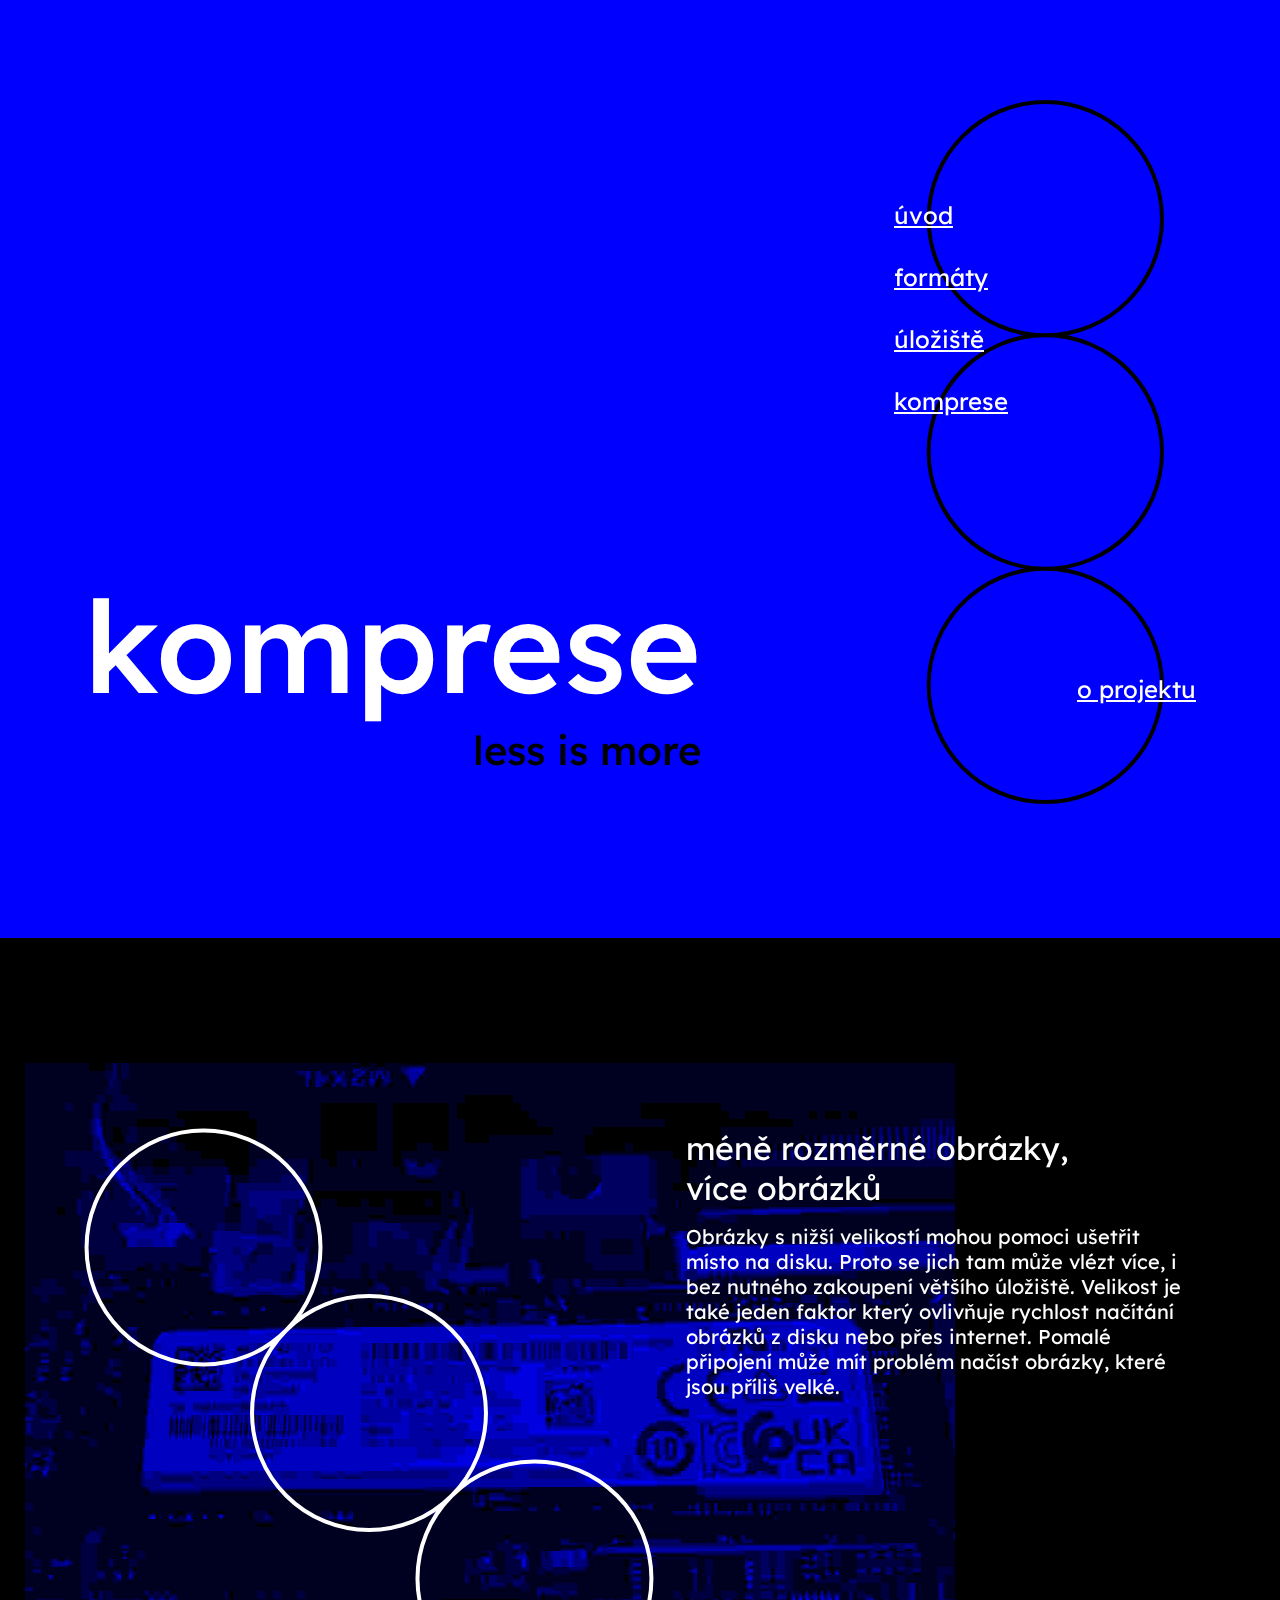
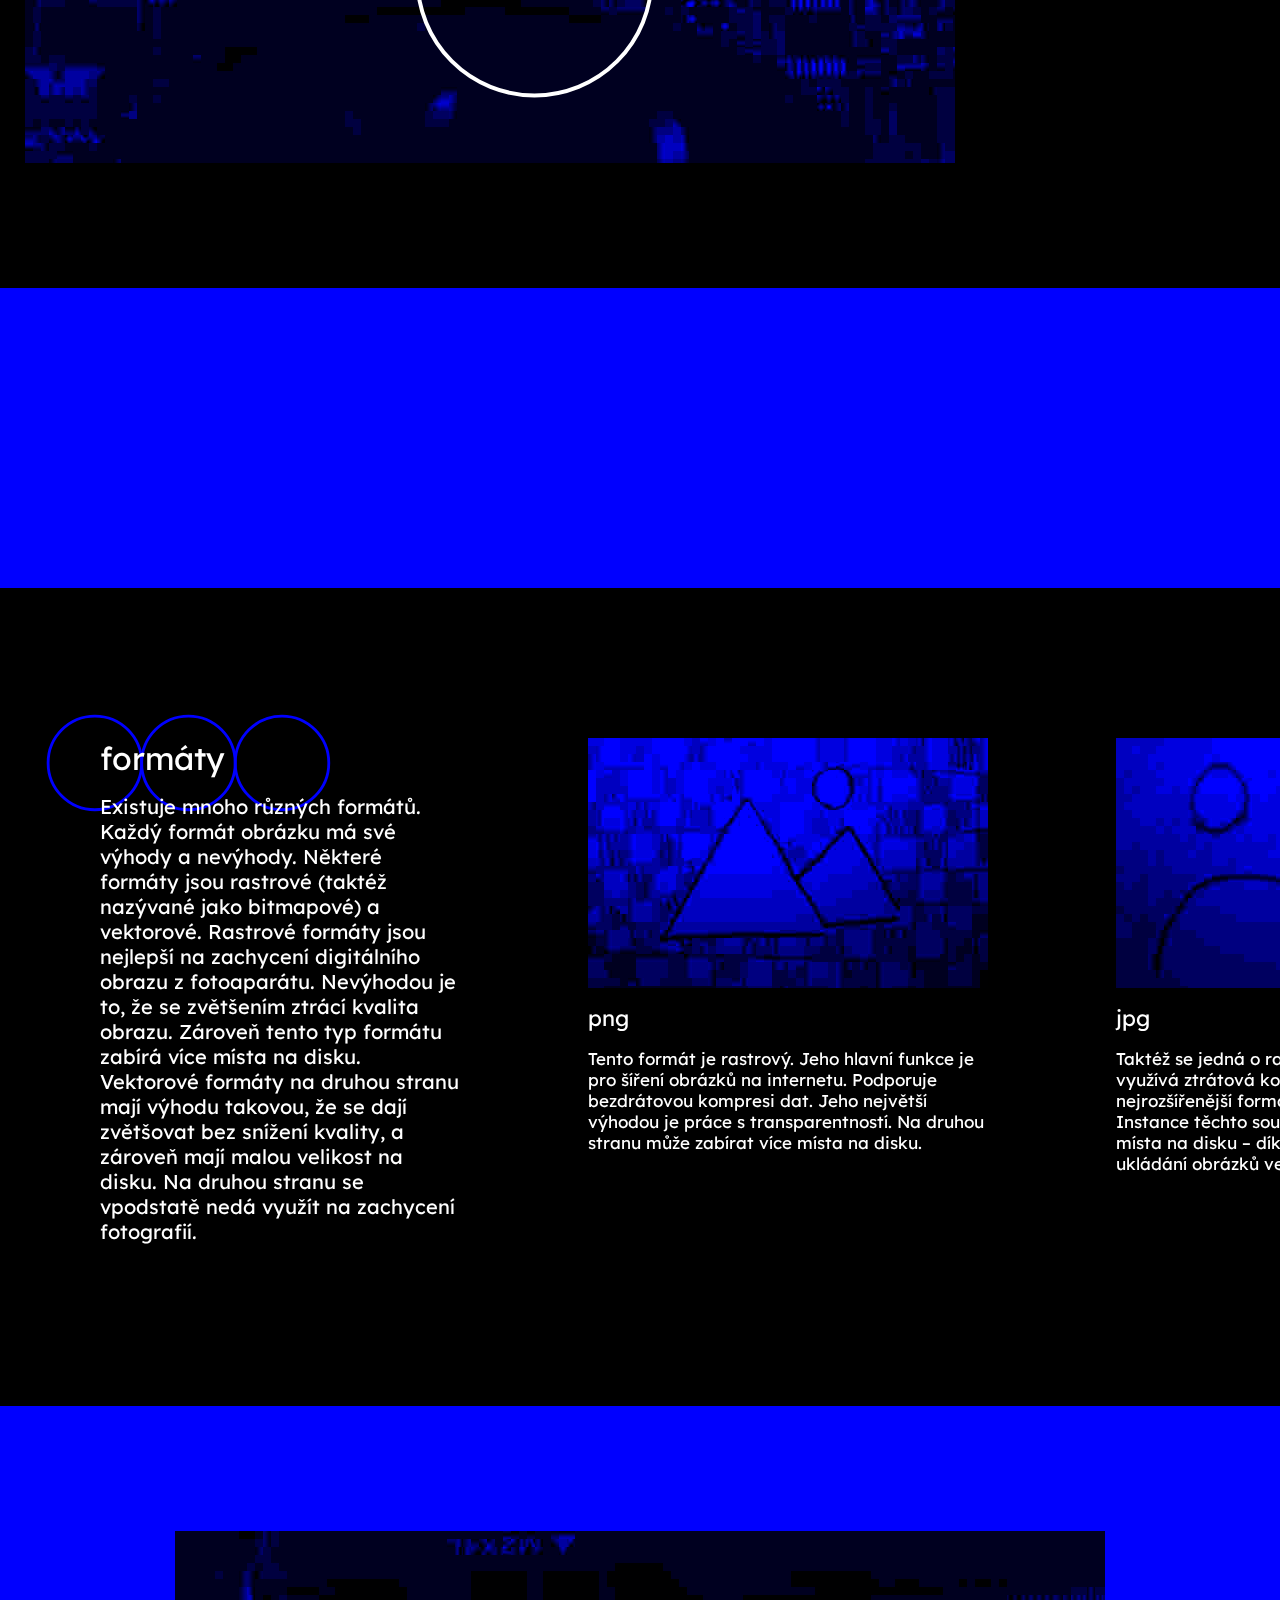
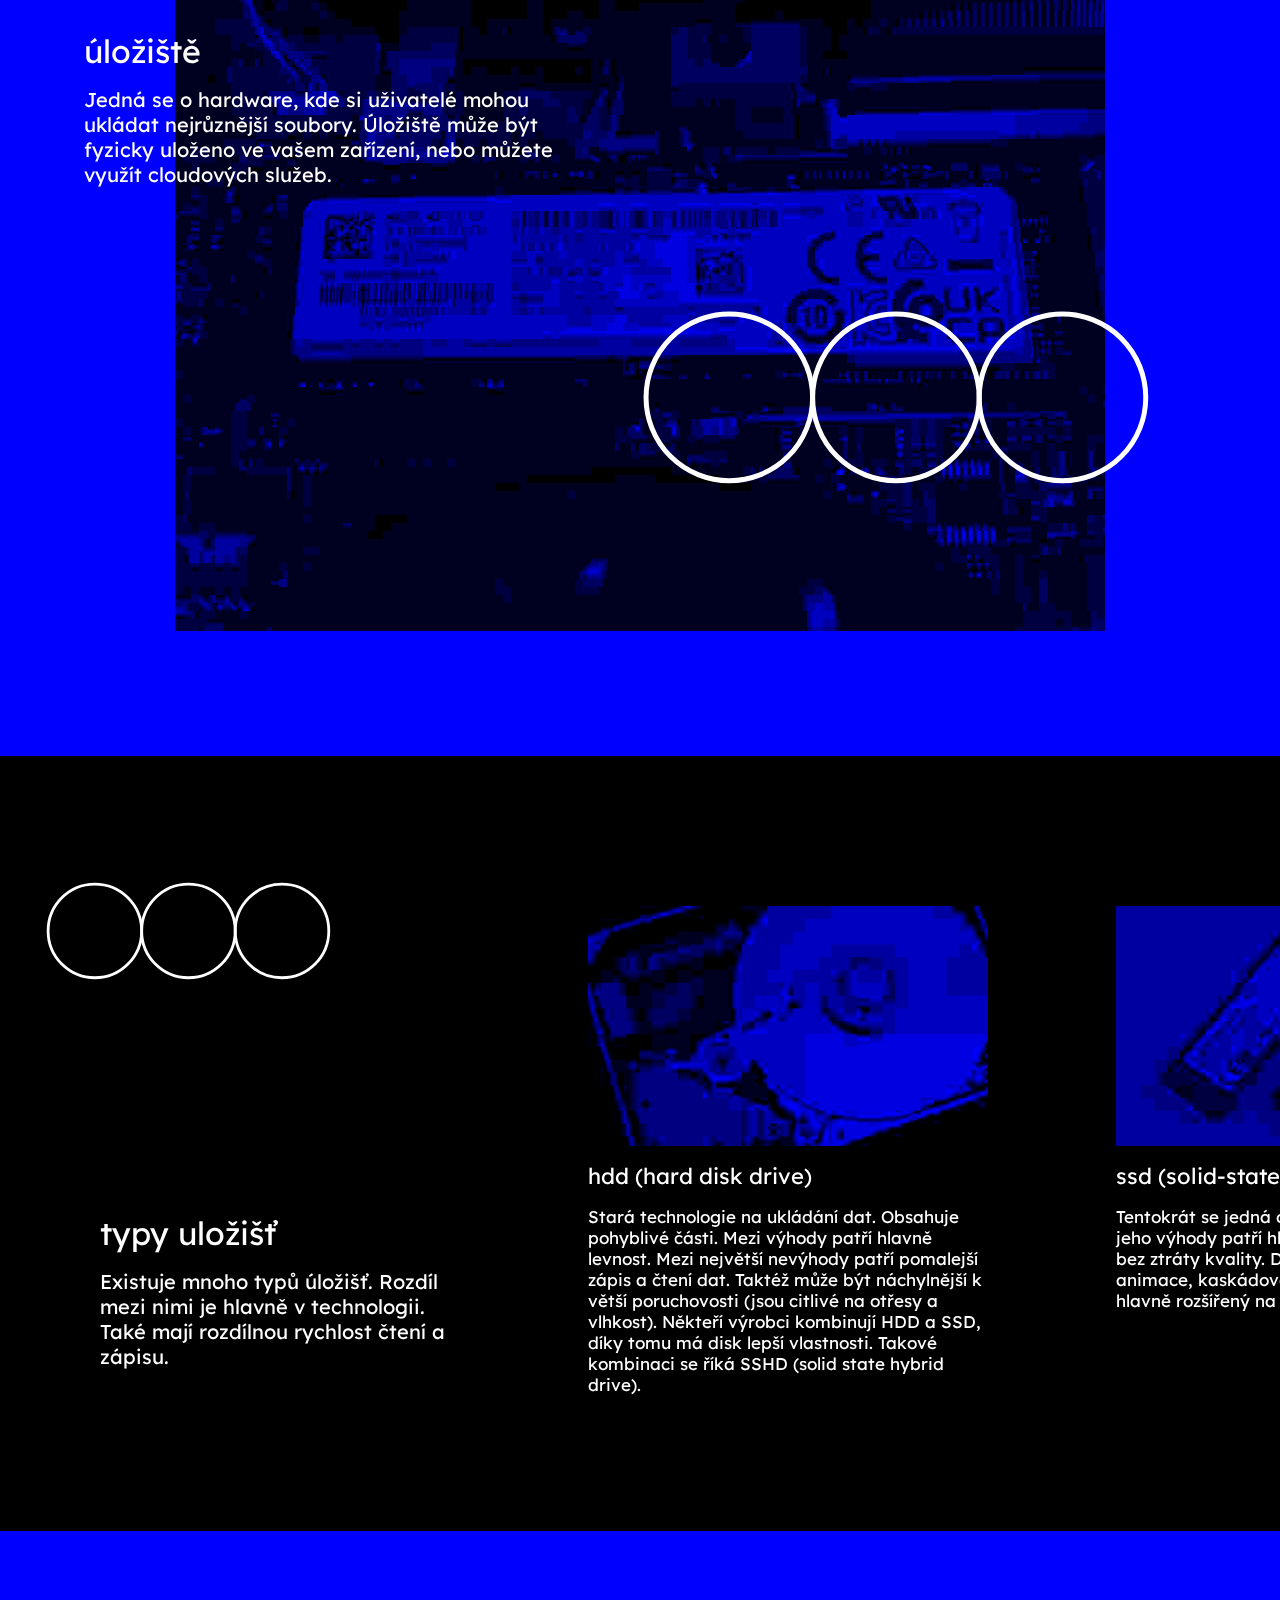
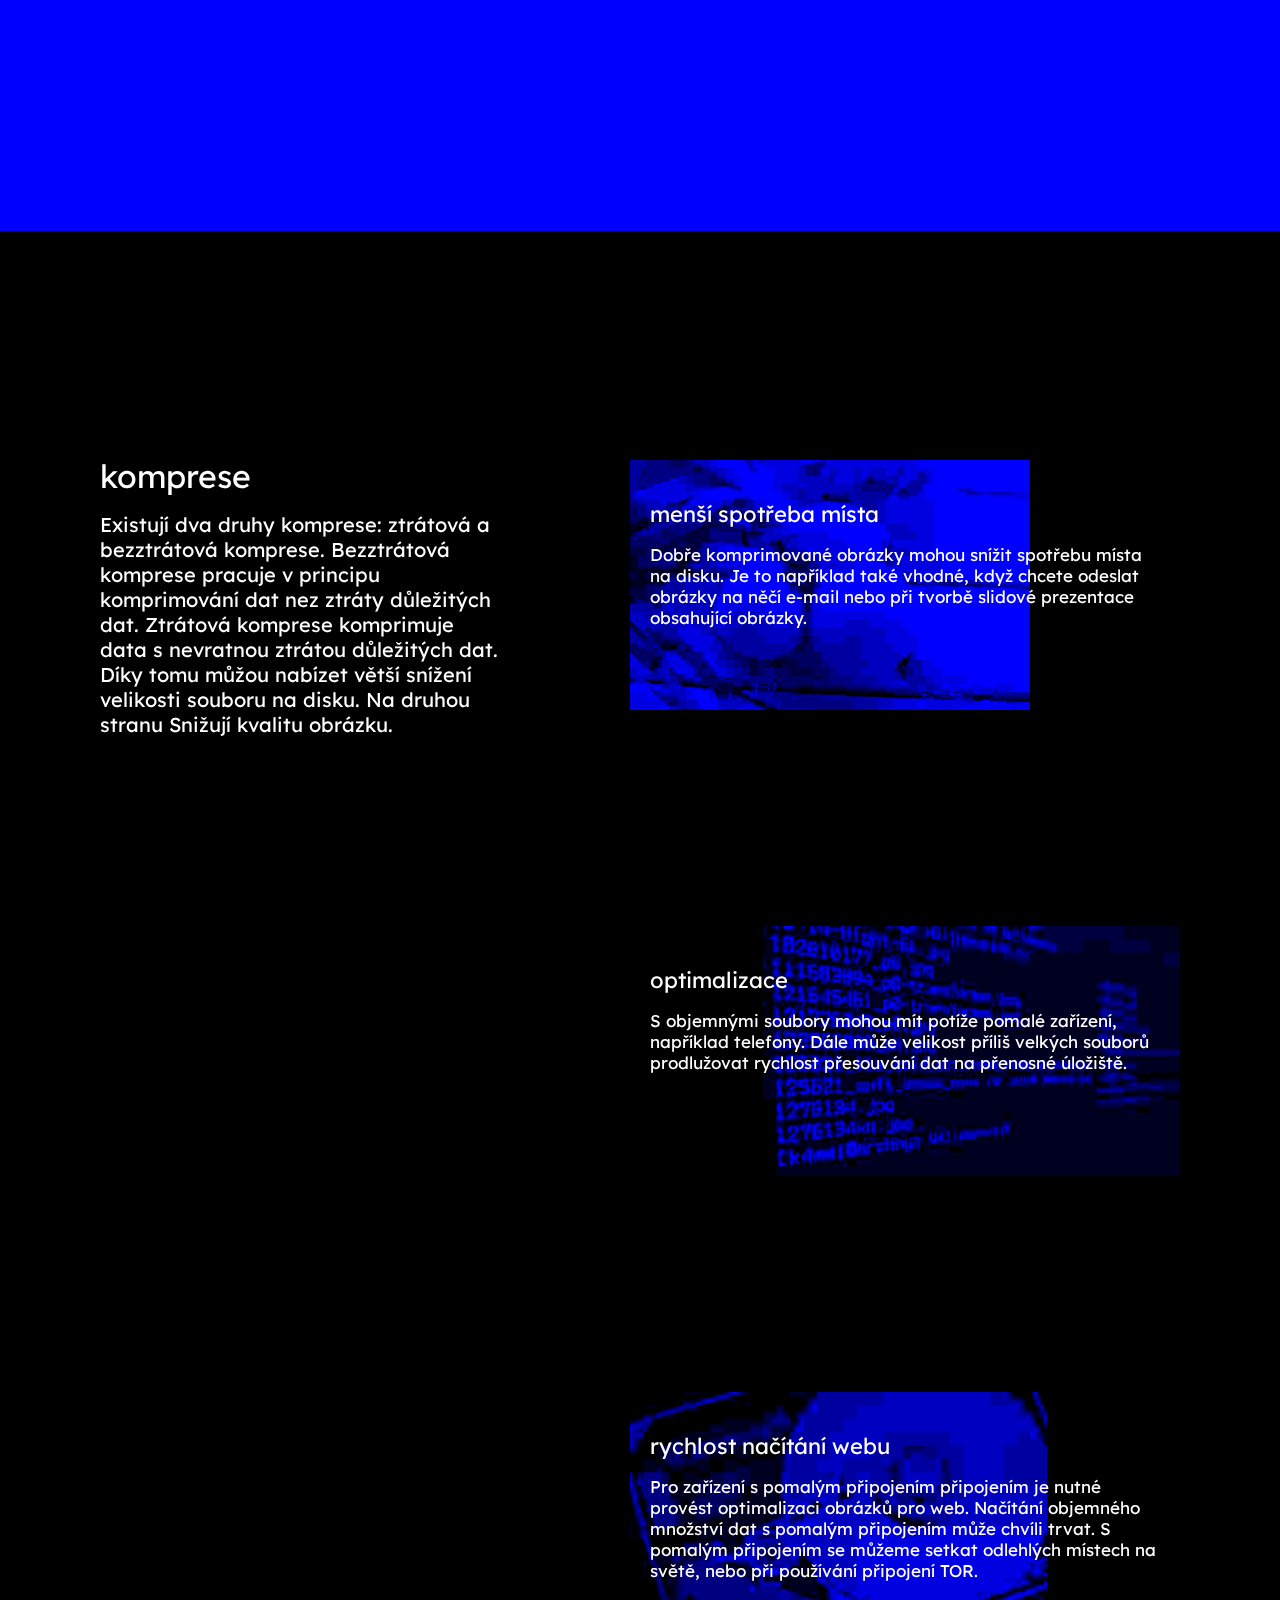
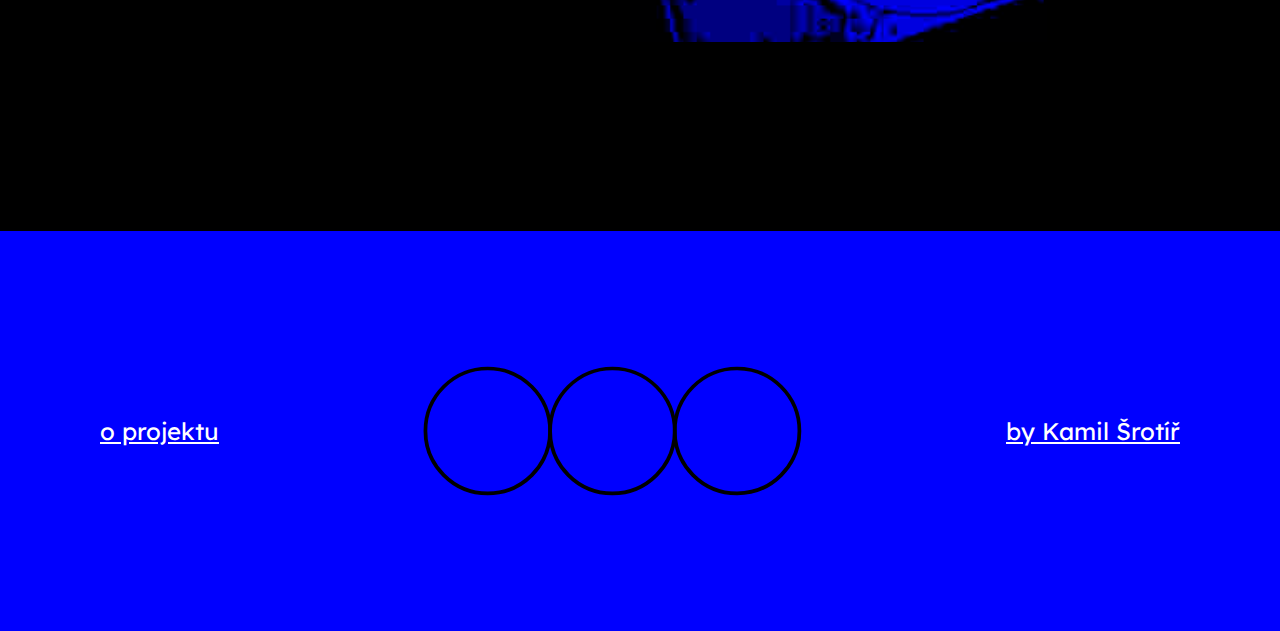
<file: index.html>
<!DOCTYPE html>
<html lang="cs">
<head>
    <meta charset="UTF-8">
    <meta name="viewport" content="width=device-width, initial-scale=1.0">
    <title>komprese | less is more</title>
    <link rel="stylesheet" href="./styles/styles.css">
    <link rel="shortcut icon" href="./images/favicons/favicon.svg" type="image/x-icon">
</head>
<body>

    <div class="container main">
        
            <div id="main" class="container-center">

                <div class="sub-container">

                    <div class="nav-full">
                        
                        <div class="navs">
    
                            <nav class="nav-local">
                                <ul>
                                    <li>
                                        <a href="#introduction">úvod</a>
                                    </li>
                                    <li>
                                        <a href="#formats">formáty</a>
                                    </li>
                                    <li>
                                        <a href="#storage">úložiště</a>
                                    </li>
                                    <li>
                                        <a href="#compress">komprese</a>
                                    </li>
                                </ul>
                            </nav>
                        
                            <nav class="nav-out">
                                <ul>
                                    <li>
                                        <a href="./o-projektu/">o projektu</a>
                                    </li>
                                </ul>
                            </nav>
                        </div>
                    
                        <div class="nav-graphics">
                            <img src="./images/design-elements/three-circles-black-2.svg" alt="Tři kruhy">
                        </div>
                        
                    </div>
    
                    <div class="title">
                        
                        <h1>komprese</h1>
                        
                        <span class="h1-span">less is more</span>
                        
                    </div>

                </div>
            
        </div>

    </div>
    
    <div id="introduction" class="container introduction">
        <div class="container-center">

            <div class="sub-container"> 

                <div class="main-layer">

                    <div>

                        <article>
                
                            <h2>
                                méně rozměrné obrázky,<br> více obrázků
                            </h2>
                            <p>
                                Obrázky s nižší velikostí mohou pomoci ušetřit místo na disku. Proto se jich tam může vlézt více, i bez nutného zakoupení většího úložiště. Velikost je také jeden faktor který ovlivňuje rychlost načítání obrázků z disku nebo přes internet. Pomalé připojení může mít problém načíst obrázky, které jsou příliš velké.
                            </p>
                            
                        </article>
        
                        <img class="desktop" src="./images/design-elements/three-circles-white-2.svg" alt="Abstraktní grafický elemet, konkrétně tři bílé kruhy" width="600px">
                        <img class="mobile" src="./images/design-elements/three-circles-white.svg" alt="Abstraktní grafický elemet, konkrétně tři bílé kruhy" width="600px">

                    </div>

                </div>
    
                <div class="background-layer">
                    
                    <div class="image-frame image-frame-blue image-frame-trim">
                        <img src="./images/pictures/ssd-2.jpg" alt="">
                    </div>

                    <div class="free-space"></div>
                    
                </div>

            </div>
            
        </div>    
    </div>
    
    <a href="./less-is-more/">

        <div class="less-is-more less-is-more-first">
        
                <div class="less-is-more-content">
        
                    <span>less</span>
            
                        <div class="rotation">
                            <span>&gt</span>
                        </div>
            
                        <span>more</span>
            
                    </div>
        
            </div>
    </a>

    <div id="formats" class="container formats">

        <div class="long-graphics">
            <img src="./images/design-elements/three-circles-blue.svg" alt="Abstraktní grafický element">
        </div>

        <div class="container-long">

            <div class="container-long-content">

                <article>
                    <h2>formáty</h2>
                    <p>Existuje mnoho různých formátů. Každý formát obrázku má své výhody a nevýhody. Některé formáty jsou rastrové (taktéž nazývané jako bitmapové) a vektorové. Rastrové formáty jsou nejlepší na zachycení digitálního obrazu z fotoaparátu. Nevýhodou je to, že se zvětšením ztrácí kvalita obrazu. Zároveň tento typ formátu zabírá více místa na disku. Vektorové formáty na druhou stranu mají výhodu takovou, že se dají zvětšovat bez snížení kvality, a zároveň mají malou velikost na disku. Na druhou stranu se vpodstatě nedá využít na zachycení fotografií.</p>
                </article>

                <div class="articles">

                    <article>
                        <div class="image-frame image-frame-blue">
                            <img src="./images/pictures/png.jpg" alt="PNG">
                        </div>
                        <h3>png</h3>
                        <p class="p-small">Tento formát je rastrový. Jeho hlavní funkce je pro šíření obrázků na internetu. Podporuje bezdrátovou kompresi dat. Jeho největší výhodou je práce s transparentností. Na druhou stranu může zabírat více místa na disku.</p>
                    </article>
                    
                    <article>
                        <div class="image-frame image-frame-blue">
                            <img src="./images/pictures/jpg.jpg" alt="JPG">
                        </div>
                        <h3>jpg</h3>
                        <p class="p-small">Taktéž se jedná o rastrový formát . Zde se využívá ztrátová komprese dat. Je to nejrozšířenější formát na ukládání fotek. Instance těchto souborů obvykle zabírají méně místa na disku –  díky tomu jsou vhodné na ukládání obrázků ve vysokém rozlišení.</p>
                    </article>

                    <article>
                        <div class="image-frame image-frame-blue">
                            <img src="./images/pictures/svg.jpg" alt="SVG">
                        </div>
                        <h3>svg</h3>
                        <p class="p-small">Tentokrát se jedná o vektorový formát. Mezi jeho výhody patří hlavně zvětšování velikosti bez ztráty kvality. Dále formát podporuje animace, kaskádové styly a skriptování. Je hlavně rozšířený na internetových webech.</p>
                    </article>

                    <article>
                        <div class="image-frame image-frame-blue">
                            <img src="./images/pictures/gif.jpg" alt="GIF">
                        </div>
                        <h3>gif</h3>
                        <p class="p-small">Jedná se o rastrový formát. Podporuje bezztrátovou kompresi dat.  Je známý pro svou funkci animace. Mezi nevýhody patří omezená velikost barevné palety.</p>
                    </article>

                    <article>
                        <div class="image-frame image-frame-blue">
                            <img src="./images/pictures/webp.jpg" alt="WEBP">
                        </div>
                        <h3>webp</h3>
                        <p class="p-small">Jedná se o více multifunkční rastrový formát od společnosti Google. Podporuje ztrátovou a bezztrátovou kompresi. Mezi jeho výhody patří podpora animací,  transparentnost. Nejčastěji se s ním můžeme setkat na webech.</p>
                    </article>

                    <article>
                        <div class="image-frame image-frame-blue">
                            <img src="./images/pictures/eps.jpg" alt="EPS">
                        </div>
                        <h3>eps</h3>
                        <p class="p-small">Tento formát je také vektorový. Stejně jako formát SVG se dá zvětšovat bez ztráty kvality. Tento soubor také podporuje skriptování. Nejvhodnější použití tohoto formátu je v tiskovém průmyslu.</p>
                    </article>

                </div>

            </div>

        </div>

    </div>

    <div id="storage" class="container storage">
        <div class="container-center">

            <div class="sub-container"> 

                <div class="main-layer">

                    <div>

                        <article>
                
                            <h2>
                                úložiště
                            </h2>
                            <p>
                                Jedná se o hardware, kde si uživatelé mohou ukládat nejrůznější soubory. Úložiště může být fyzicky uloženo ve vašem zařízení, nebo můžete využít cloudových služeb.
                            </p>
                            
                        </article>
                        
                        <div class="storage-image">
                            <img src="./images/design-elements/three-circles-white.svg" alt="Abstraktní grafický element" width="600px">
                        </div>

                    </div>

                </div>
    
                <div class="background-layer">
                    
                    <div class="image-frame image-frame-blue image-frame-trim">
                        <img src="./images/pictures/ssd-2.jpg" alt="">
                    </div>
                    
                </div>

            </div>
            
        </div>    
    </div>

    <div id="storage-types" class="container storage-types">
        <div class="long-graphics">
            <img src="./images/design-elements/three-circles-white.svg" alt="Abstraktní grafický element">
        </div>

        <div class="container-long">

            <div class="container-long-content">

                <article class="article-down">
                    <h2>typy uložišť</h2>
                    <p>Existuje mnoho typů úložišť. Rozdíl mezi nimi je hlavně v technologii. Také mají rozdílnou rychlost čtení a zápisu.</p>
                </article>

                <div class="articles">

                    <article>
                        <div class="image-frame image-frame-blue">
                            <img src="./images/pictures/hdd.jpg" alt="Pevný disk">
                        </div>
                        <h3>hdd (hard disk drive)</h3>
                        <p class="p-small">Stará technologie na ukládání dat. Obsahuje pohyblivé části. Mezi výhody patří hlavně levnost. Mezi největší nevýhody patří pomalejší zápis a čtení dat. Taktéž může být náchylnější k větší poruchovosti (jsou citlivé na otřesy a vlhkost). Někteří výrobci kombinují HDD a SSD, díky tomu má disk lepší vlastnosti. Takové kombinaci se říká SSHD (solid state hybrid drive).</p>
                    </article>
                    
                    <article>
                        <div class="image-frame image-frame-blue">
                            <img src="./images/pictures/ssd.jpg" alt="NVMe SSD">
                        </div>
                        <h3>ssd (solid-state drive)</h3>
                        <p class="p-small">Tentokrát se jedná o vektorový formát. Mezi jeho výhody patří hlavně zvětšování velikosti bez ztráty kvality. Dále formát podporuje animace, kaskádové styly a skriptování. Je hlavně rozšířený na internetových webech.</p>
                    </article>
                    
                    <article>
                        <div class="image-frame image-frame-blue">
                            <img src="images/pictures/flash.jpg" alt="USB flash disky">
                        </div>
                        <h3>flash paměť</h3>
                        <p class="p-small">Překrývá se technologicky s SSD. Existujú hlavní dva typy založené na logických obvodech, jmenují se NOR a NAND. Nejčastěji se můžete setkat s flash pamětí u SSD, USB flash disk, pamětových kartách nebo telefonech.</p>
                    </article>

                    <article>
                        <div class="image-frame image-frame-blue">
                            <img src="./images/pictures/cloud.jpg" alt="Mraky">
                        </div>
                        <h3>cloudové úložiště</h3>
                        <p class="p-small">Tady budeme rocho podvádět, cloudové úložiště není typ pamětǒvého hardwaru. Jedná se totiž o internetovou službu. Mezi nejpoužívanější služby tohoto typu patří Google Drive, Microsoft OneDrive, Dropbox nebo Proton Drive. Mezi nevýhody tohoto typu patří ohrožení ochrany soukromí. Na druhou stranu můžete k souborům na cloudu přistupovat z jakéhokoliv zařízení s internetem.</p>
                    </article>

                </div>

            </div>

        </div>

    </div>

    <a href="./less-is-more/">
        <div class="less-is-more"></div>
    </a>

    <div id="compress" class="container compress">

        <div class="container-center"> 

            <div class="compress-main-text">
    
                <article>
                    <h2>komprese</h2>
                    <p>Existují dva druhy komprese: ztrátová a bezztrátová komprese. Bezztrátová komprese pracuje v principu komprimování dat nez ztráty důležitých dat. Ztrátová komprese komprimuje data s nevratnou ztrátou důležitých dat. Díky tomu můžou nabízet větší snížení velikosti souboru na disku. Na druhou stranu Snižují kvalitu obrázku.</p>
                </article>
    
            </div>
    
            <div class="compress-side-texts">
    
                <div class="article-container">
                    <div class="article-background">
                        <div class="image-frame image-frame-blue">
                            <img src="./images/pictures/onion.jpg" alt="Onion">
                        </div>
                    </div>
                    <article>
                        <h3>menší spotřeba místa</h3>
                        <p class="p-small">Dobře komprimované obrázky mohou snížit spotřebu místa na disku. Je to například také vhodné, když chcete odeslat obrázky na něčí e-mail nebo při tvorbě slidové prezentace obsahující obrázky.</p>
                    </article>
                </div>
    
                <div class="article-container">
                    <div class="article-background right-background">
                        <div class="image-frame image-frame-blue">
                            <img src="./images/pictures/space.jpg" alt="Výpis souborů v adresáři">
                        </div>
                    </div>
                    <article>
                        <h3>optimalizace</h3>
                        <p class="p-small">S objemnými soubory mohou mít potíže pomalé zařízení, například telefony. Dále může velikost příliš velkých souborů prodlužovat rychlost přesouvání dat na přenosné úložiště.</p>
                    </article>
                </div>
    
                <div class="article-container">
                    <div class="article-background">
                        <div class="image-frame image-frame-blue">
                            <img src="./images/pictures/hdd.jpg" alt="Hard disk">
                        </div>
                    </div>
                    <article>
                        <h3>rychlost načítání webu</h3>
                        <p class="p-small">Pro zařízení s pomalým připojením připojením je nutné provést optimalizaci obrázků pro web. Načítání objemného množství dat s pomalým připojením může chvíli trvat. S pomalým připojením se můžeme setkat odlehlých místech na světě, nebo při používání připojení TOR.</p>
                    </article>
                </div>
    
            </div>

        </div>

    </div> 

    <footer id="footer" class="footer">

        <div class="footer-content-container">
            <a href="./o-projektu/">o projektu</a>
            <img src="./images/design-elements/three-circles-black.svg" alt="Abstraktní grafický element" height="200px">
            <a href="https://github.com/k4mmi">by Kamil Šrotíř</a>
        </div>

    </footer>

    <script src="./scripts/script.js"></script>

</body>
</html>
</file>
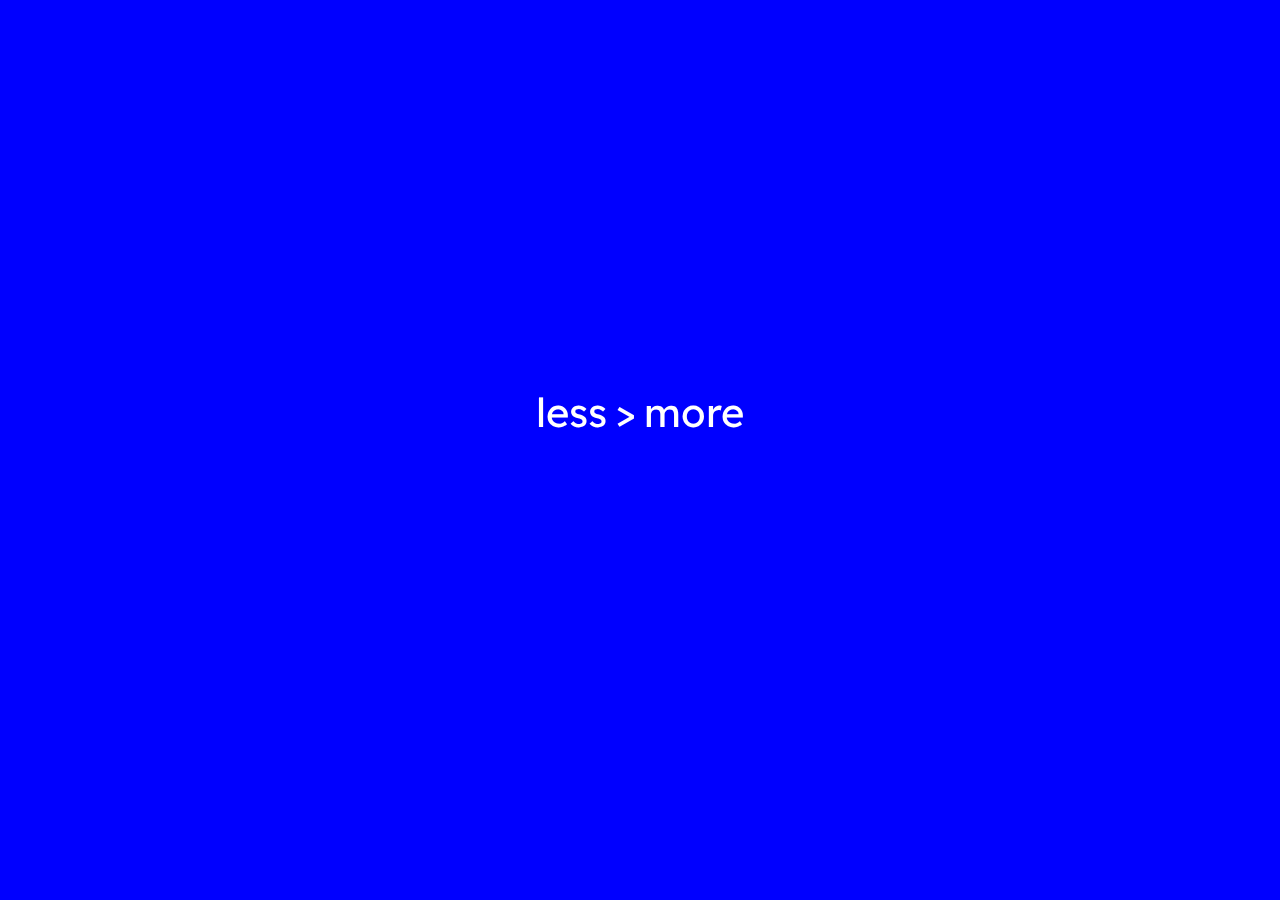
<file: less-is-more/index.html>
<!DOCTYPE html>
<html lang="cs">
<head>
    <meta charset="UTF-8">
    <meta name="viewport" content="width=device-width, initial-scale=1.0">
    <title>o projektu | less is more</title>
    <link rel="stylesheet" href="../styles/styles.css">
    <link rel="shortcut icon" href="../images/favicons/favicon.svg" type="image/x-icon">
</head>
<body class="less-is-more less-is-more-first">
    <div class="less-is-more-content">
        <span>less</span>
            <div class="rotation">
                <span>&gt</span>
            </div>
            <span>more</span>
        </div>
</body>
</file>
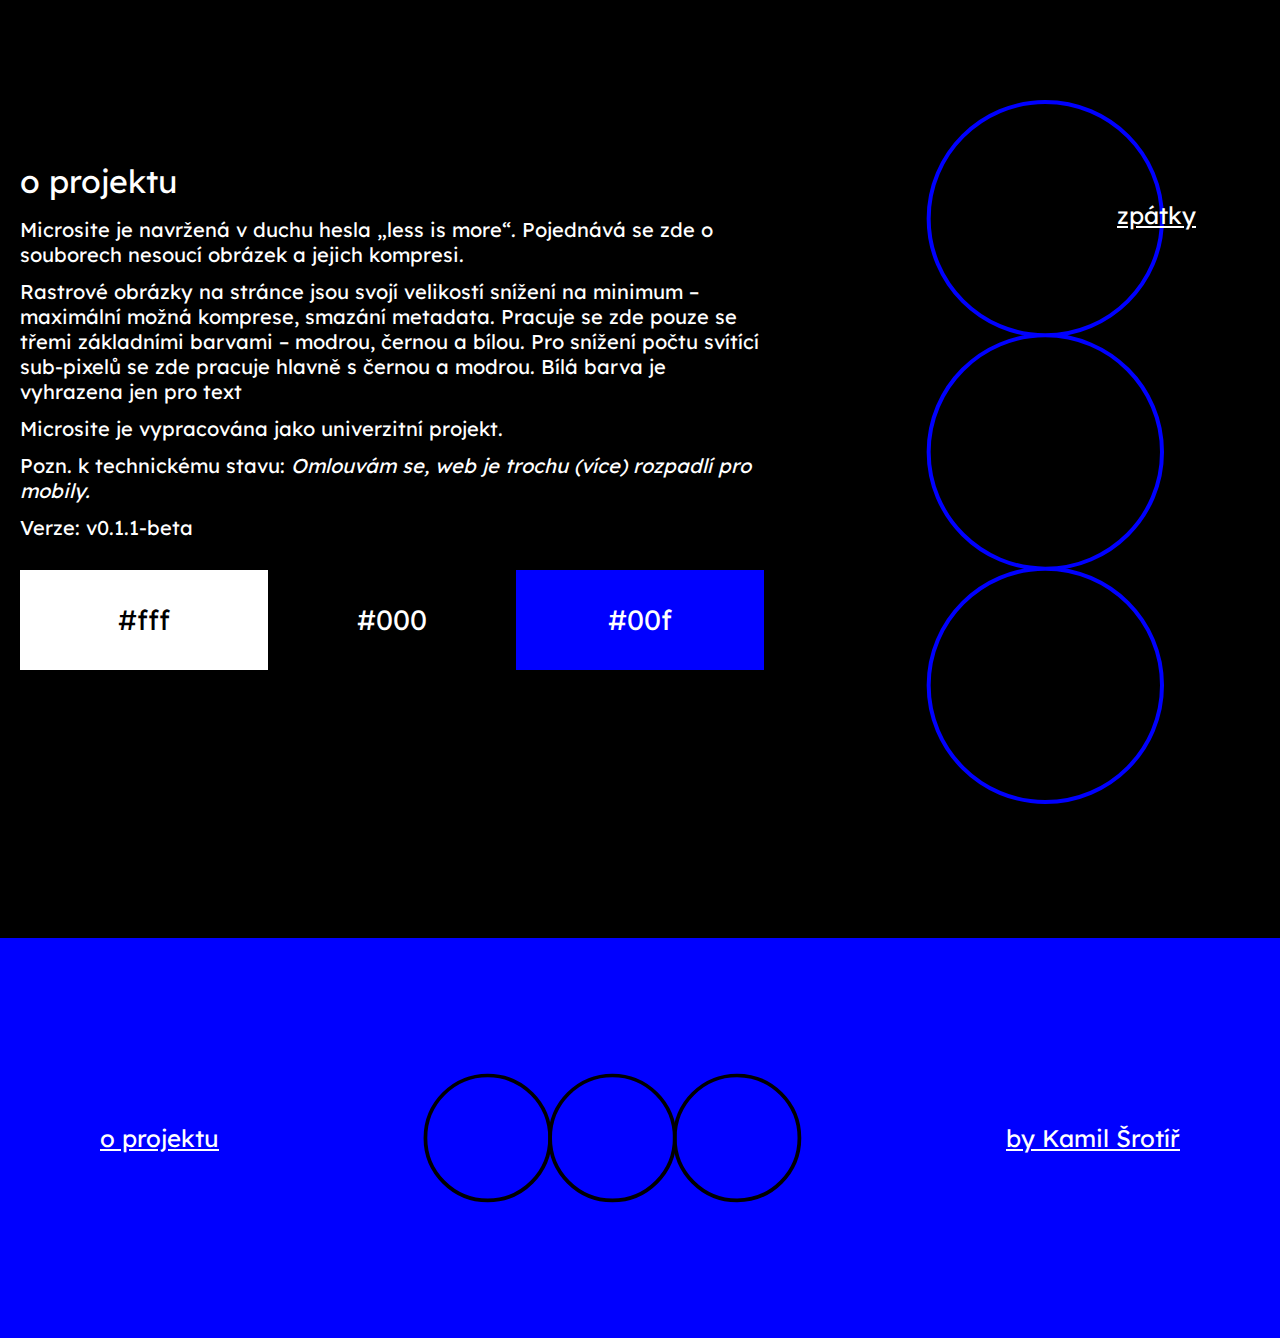
<file: o-projektu/index.html>
<!DOCTYPE html>
<html lang="cs">
<head>
    <meta charset="UTF-8">
    <meta name="viewport" content="width=device-width, initial-scale=1.0">
    <title>o projektu | less is more</title>
    <link rel="stylesheet" href="../styles/styles.css">
    <link rel="shortcut icon" href="../images/favicons/favicon.svg" type="image/x-icon">
</head>
<body>

    <div class="container main main-about">
        
        <div id="main" class="container-center">

            <div class="sub-container">

                <div class="nav-full">
                    
                    <div class="navs">
                    
                        <nav class="nav-out">
                            <ul>
                                <li>
                                    <a class="blue-hover" href="../">zpátky</a>
                                </li>
                            </ul>
                        </nav>
                    </div>
                
                    <div class="nav-graphics">
                        <img src="../images/design-elements/three-circles-black-3.svg" alt="Tři kruhy">
                    </div>
                    
                </div>

                <div class="about-container">

                    <article>

                        <h2>o projektu</h2>

                        <p>
                            Microsite je navržená v duchu hesla „less is more“.  Pojednává se zde o souborech nesoucí obrázek a jejich kompresi. 
                        </p>
                        <p>
                            Rastrové obrázky na stránce jsou svojí velikostí snížení na minimum – maximální možná komprese, smazání metadata. Pracuje se zde pouze se třemi základními barvami – modrou, černou a bílou. Pro snížení počtu svítící sub-pixelů se zde pracuje hlavně s černou a modrou. Bílá barva je vyhrazena jen pro text 
                        </p>
                        <p>
                            Microsite je vypracována jako univerzitní projekt.                            
                        </p>
                        <p>
                            Pozn. k technickému stavu: <i>Omlouvám se, web je trochu (více) rozpadlí pro mobily.</i>
                        </p>
                        <p id="version">[nelze zjistit verzi, je potřeba javascript]</p>
                            

                        <div class="color-bar-container">

                            <div class="color-bar" style="background: #fff; color: #000;"><span>#fff</span></div>
                            <div class="color-bar" style="background: #000"><span>#000</span></div>
                            <div class="color-bar" style="background: #00f;"><span>#00f</span></div>

                        </div>

                    </article>

                </div>

            </div>
        
    </div>

</div>

    <footer id="footer" class="footer">

        <div class="footer-content-container">
            <a href="../o-projektu/">o projektu</a>
            <img src="../images/design-elements/three-circles-black.svg" alt="" height="200px">
            <a href="https://github.com/k4mmi">by Kamil Šrotíř</a>
        </div>

    </footer>

    <script src="../scripts/script.js"></script>

</body>
</file>
<file: styles/styles.css>
/******************** BASIC STUFF ********************/

* {
    margin: 0;
    padding: 0;
    font-family: var(--mainFont);
    scrollbar-width: thin;
}

html {
    overflow-x: hidden;
    scroll-behavior: smooth
}

body {
    background: var(--specialColor);
    width: 100vw;
}

::selection {
    color: var(--black);
    background: var(--specialColor);
}


/******************** VARIABLES ********************/

:root {
    --black: #000;
    --white: #fff;
    --specialColor: #00f;
    --mainFont: lexend, sans-serif;
    --transition: 200ms;
}

/******************** SCROLL BAR ********************/

:root{
    scrollbar-color: rgba(0, 0, 255, 0.8) rgba(0, 0, 0, 0.5);
    scrollbar-width: thin;
}

/******************** FONTS ********************/

@font-face {
    font-family: lexend;
    src: url(../fonts/Lexend-VariableFont_wght.ttf);
}

/******************** STYLES ********************/


h1 {
    color: var(--white);
    font-family: Lexend;
    font-size: 12vw;
    font-style: normal;
    font-weight: 500;
    line-height: normal; 
    text-align: right;
    transition: var(--transition);
}

.h1-span {
    color: var(--white);
    font-size: 4vw;
    font-style: normal;
    font-weight: 500;
    line-height: normal;
    text-align: right;
    transition: var(--transition);
}

h2 {
    color: var(--white);
    font-size: 32px;
    font-style: normal;
    font-weight: 400;
    line-height: normal;
    margin-bottom: 16px;
}

h3 {
    color: var(--white);
    font-size: 22px;
    font-style: normal;
    font-weight: 400;
    line-height: normal;
    margin-bottom: 16px;
}

p {
    color: #FFF;
    font-size: 18px;
    font-style: normal;
    font-weight: 400;
    line-height: normal;
    margin-bottom: 12px;
}

.p-small {
    font-size: 16px;
}

p br { 
    display: block;
    margin: 10px;
    height: 10px;
}

nav li {
    list-style: none;
}

nav a {
    color: var(--white);
    font-size: 24px;
    font-style: normal;
    font-weight: 400;
    line-height: normal;
    text-decoration-line: underline;
    text-decoration-style: solid;
    text-decoration-skip-ink: auto;
    text-decoration-thickness: auto;
    text-underline-offset: auto;
    text-underline-position: from-font;
}

nav a:hover {
    color: var(--black);
    background: var(--specialColor);
}

nav .blue-hover:hover {
    color: var(--specialColor);
    background: var(--black);
}


/* For recolor grayscale image */

.image-frame {
    display: flex;
    justify-content: center;
    align-items: center;
    overflow: hidden;
    max-width: fit-content;
}

.image-frame-trim {
    width: calc(100% - 32px * 2);
}

.image-frame-blue {
    background: var(--specialColor);
    height: fit-content;
}

.image-frame img {
    mix-blend-mode: multiply;
}

/********* CONTAINER ********/

.container {
    width: 100vw;
}

.container .main-layer {
    z-index: 10;
    position: absolute;
    top: 0;
    left: 0;
}

.main-about {
    background: var(--black) !important;
}

.container .background-layer {
    z-index: 5;
    position: absolute;
    width: auto;
}

.container-center {
    width: auto;
    display: flex;
    justify-content: center;
    align-items: center;
    position: relative;
}

.container-center > .sub-container {
    position: auto;
}

/********* DESKTOP/MOBILE ********/

.desktop {
    display: none;
}

.mobile {
    display: block;
    width: 100%;
}

/********* MAIN CONTAINER ********/

.main {
    height: 90vh;
    min-height: 650px;
    background: var(--specialColor);
    position: relative;
    padding: 50px 0;
}

.title {
    z-index: 10;
    position: absolute;
    display: flex;
    justify-content: end;
    flex-direction: column;
    height: 75vh;
    margin-left: 32px;
    /* left: 15vw; */
    left: 0;
}

/*** NAVS ***/

.nav-full {
    z-index: 5;
    position: absolute;
    right: 64px;
    width: auto;
}

.navs {
    position: absolute;
    top: 100px;
    left: -32px;
    display: flex;
    justify-content: space-between;    
    flex-direction: column;
    width: calc(100% + 32px * 2);
    position: absolute;
    z-index: 15;
}

.nav-local ul {
    display: flex;
    flex-direction: column;
    gap: 32px;
    margin-bottom: 64px;
    transition: var(--transition);
}

.nav-out ul {
    display: inline;
    width: 100%;
    text-align: right;
}

.nav-graphics img {
    animation-name: rotation2;
    animation-timing-function: cubic-bezier(0, 0.2, 0.7, 1, 1, 0.7, 0.2, 0);
    animation-duration: 2500ms;
}

@keyframes rotation2 {
    from {transform: rotate(125deg);}
    to {transform: rotate(360deg);}
}

/********* INTRODUCTION CONTAINER ********/

.introduction {
    height: 950px;
    background: var(--black);
}

.introduction .sub-container {
    display: flex;
    justify-content: center;
}

.introduction .sub-container .main-layer {
    height: 950px;
    display: flex;
    justify-content: center;
    align-items: center;
    margin: 0 16px;
}

.introduction .sub-container .main-layer > div{
    display: flex;
    flex-direction: column;
    justify-content: space-between;
    width: 100%;
    gap: 32px;
}

.introduction .sub-container .background-layer {
    height: 950px;
    width: 1440px;
    display: flex;
    justify-content: center;
    align-items: center;
}

.introduction .free-space{
    width: 300px;
}

/********* LESS IS MORE PANEL ********/

.less-is-more {
    height: 300px;
    position: relative;
}

.less-is-more-content {
    position: fixed;
    top: 43vh;
    width: 100%;
    display: flex;
    gap: 8px;
    justify-content: center;
    z-index: -10;
}

.less-is-more span {
    color: var(--white);
    font-family: var(--mainFont);
    font-size: 40px;
    font-style: normal;
    font-weight: 400;
    line-height: normal;
}

.rotation {
    animation-name: rotation;
    animation-timing-function: linear;
    animation-iteration-count: infinite;
    animation-duration: 2000ms;
    transform-origin: 10px 30px;
    position: relative;
}

@keyframes rotation {
    from {transform: rotate(0);}
    to {transform: rotate(360deg);}
}

/********* TYPES CONTAINER ********/

.formats, .storage-types{
    background: var(--black);
}

.container-long {
    width: 100%;
    display: flex;
    overflow-x: scroll;
    position: relative;
}

.container-long-content {
    padding: 150px 32px;
    display: flex;
    flex-direction: row;
    gap: 128px;
}

.container-long-content > article p{
    width: 360px;
}

.articles {
    display: flex;
    flex-direction: row;
    gap: 128px;
}

.articles article {
    width: 400px;
    height: 475px;
}

.articles article > * {
    width: 100%;
}

.articles article img {
    width: 400px;
}

.articles h3 {
    margin-top: 16px;
}

.formats, .storage-types{
    position: relative;
}

.long-graphics {
    position: absolute;
    top: 100px;
    left: 20px;
    z-index: 0;
}

.long-graphics img {
    height: 150px;
}

.article-down {
    display: flex;
    height: 100%;
    align-items: flex-start;
    flex-direction: column;
    justify-content: flex-end;
}

/********* STORAGE CONTAINER ********/

.storage {
    height: 950px;
    width: 100vw;
    background-color: var(--specialColor);
}

.storage .sub-container {
    display: flex;
    justify-content: center;
}

.storage .sub-container .main-layer {
    height: 950px;
    display: flex;
    justify-content: center;
    align-items: center;
    margin: 0 16px;
}

.storage .sub-container .main-layer > div{
    display: flex;
    flex-direction: column;
    justify-content: space-between;
    width: 100%;
    gap: 32px;
}

.storage .sub-container .background-layer {
    height: 950px;
    width: 100vw;
    display: flex;
    justify-content: center;
    align-items: center;
}

.storage-image {
    height: 500px;
    display: flex;
    flex-direction: column-reverse;
}

.storage article p {
    max-width: 300px;
}

/********* COMPRESS CONTAINER ********/

.compress {
    background: var(--black);
    height: 1600px;
    gap: 100px;
    display: flex;
    justify-content: center;
    align-items: center;
}

.compress .container-center {
    width: 1240px;
    display: flex;
    flex-direction: column;
    justify-content: space-between;
    gap: 64px;
    padding: 0 100px;
}

.compress-main-text {
    max-width: 550px;
    position: relative;
}

.compress-main-text article {
    position: sticky;
    top: 100px;
}

.article-container {
    position: relative;
    width: 550px;
    height: 210px;
    display: flex;
}

.compress-side-texts {
    display: flex;
    flex-direction: column;
    gap: 128px;
    width: 550px;
}

.compress-side-texts article {
    padding: 20px;
    margin-top: 20px;
    height: fit-content;
    z-index: 10;
    position: absolute;
}

.compress-side-texts .article-background {
    position: absolute;
    top: 0;
    width: 100%;
}

.compress-side-texts .right-background {
    display: flex;
    flex-direction: row-reverse;
}

.compress-side-texts img {
    height: 250px;
}

/********* FOOTER ********/

.footer {
    height: 400px;
    width: calc(100% - 100px * 2);
    padding: 0 100px;
    background: var(--specialColor);
    display: flex;
    align-items: center;
    justify-content: center;
}

.footer-content-container {
    display: flex;
    align-items: center;
    flex-direction: column;
    width: 100%;
    justify-content: space-between;
    gap: 16px;
}

.footer-content-container a {
    color: var(--white);
    font-size: 24px;
    font-style: normal;
    font-weight: 400;
    line-height: normal;
    text-decoration-line: underline;
    text-decoration-style: solid;
    text-decoration-skip-ink: auto;
    text-decoration-thickness: auto;
    text-underline-offset: auto;
    text-underline-position: from-font;
}

/************ ABOUT ***********/

.about-container {
    width: 60%;
    height: 70vh;
    display: flex;
    justify-content: center;
    flex-direction: column;
}

.color-bar-container {
    color: var(--white);
    display: flex;
    margin-top: 30px;
    /* border: 2px var(--specialColor) solid; */
}

.color-bar {
    height: 100px;
    width: calc(100% / 3);
    display: flex;
    justify-content: center;
    align-items: center;
}

.color-bar span {
    font-size: 28px;
}

/******************** MEDIA QUERIES ********************/

@media only screen and (min-width: 1000px) {

    /******************** STYLES ********************/

    h1 {
        font-size: 128px;
    }

    .h1-span {
        font-size: 40px;
        color: var(--black);
    }

    p {
        font-size: 20px;
    }
    
    .p-small {
        font-size: 17px;
    }

    .desktop {
        display: block;
    }
    
    .mobile {
        display: none;
    }

    /********* CONTAINER ********/
    
    .main {
        height: 82vh;
        background: var(--specialColor);
        position: relative;
        padding: 100px 0;
    }

    .container-center {
        display: flex;
        justify-content: center;
    }
    
    .sub-container {
        width: 1240px;
        height: 100%;
        position: relative;
    }

    .nav-local ul {
        margin-bottom: 258px;
    }

    /********* MAIN ********/

    .title {
        left: 32px;
    }

    .nav-full {
        right: calc(32px + 64px);
    }

    .storage .sub-container .main-layer {
        margin: 0 64px;
    }

    /********* INTRODUCTION ********/

    .introduction .sub-container .main-layer > div {
        flex-direction: row-reverse;
    }

    .introduction .sub-container .main-layer {
        margin: 0 64px;
    }

    /********* STORAGE ********/

    .storage .sub-container .main-layer > div {
        display: flex;
        flex-direction: row;
        justify-content: space-between;
        width: 100%;
        gap: 32px;
    }

    .storage article p {
        max-width: none;
    }

    .container-long-content {
        padding: 150px 100px;
    }

    /********* COMPRESS CONTAINER ********/

    .compress {
        height: 1600px;
        gap: 100px;
    }

    .compress .container-center {
        flex-direction: row;
    }

    .compress-main-text {
        max-width: 400px;
        height: 1150px;
    }

    .compress-main-text article {
        position: sticky;
        top: 100px;
    }

    .compress-side-texts {
        gap: 256px;
    }

    /********* FOOTER ********/

    .footer-content-container {
        flex-direction: row;
    }


}

/* for hiDPI */
@media only screen and (min-height: 1210px) {

    .nav-graphics img {
        height: 80vh !important;
    }

    .navs {
        height: 60vh;
    }
    
}
</file>
